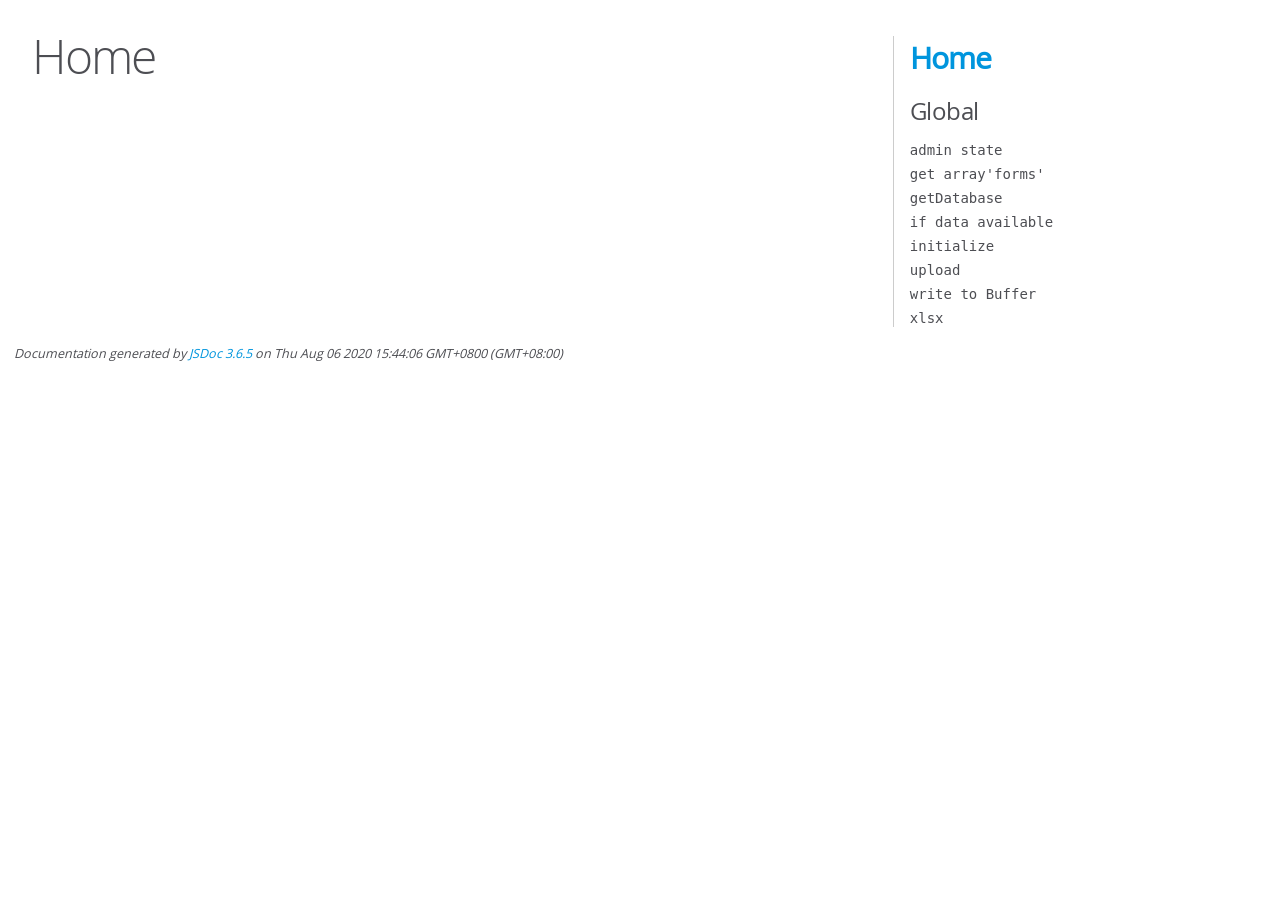
<file: hustau/cloudfunctions/exportXlsx/out/index.html>
<!DOCTYPE html>
<html lang="en">
<head>
    <meta charset="utf-8">
    <title>JSDoc: Home</title>

    <script src="scripts/prettify/prettify.js"> </script>
    <script src="scripts/prettify/lang-css.js"> </script>
    <!--[if lt IE 9]>
      <script src="//html5shiv.googlecode.com/svn/trunk/html5.js"></script>
    <![endif]-->
    <link type="text/css" rel="stylesheet" href="styles/prettify-tomorrow.css">
    <link type="text/css" rel="stylesheet" href="styles/jsdoc-default.css">
</head>

<body>

<div id="main">

    <h1 class="page-title">Home</h1>

    



    


    <h3> </h3>










    









</div>

<nav>
    <h2><a href="index.html">Home</a></h2><h3>Global</h3><ul><li><a href="global.html#adminstate">admin state</a></li><li><a href="global.html#getarray'forms'">get array'forms'</a></li><li><a href="global.html#getDatabase">getDatabase</a></li><li><a href="global.html#ifdataavailable">if data available</a></li><li><a href="global.html#initialize">initialize</a></li><li><a href="global.html#upload">upload</a></li><li><a href="global.html#writetoBuffer">write to Buffer</a></li><li><a href="global.html#xlsx">xlsx</a></li></ul>
</nav>

<br class="clear">

<footer>
    Documentation generated by <a href="https://github.com/jsdoc/jsdoc">JSDoc 3.6.5</a> on Thu Aug 06 2020 15:44:06 GMT+0800 (GMT+08:00)
</footer>

<script> prettyPrint(); </script>
<script src="scripts/linenumber.js"> </script>
</body>
</html>
</file>
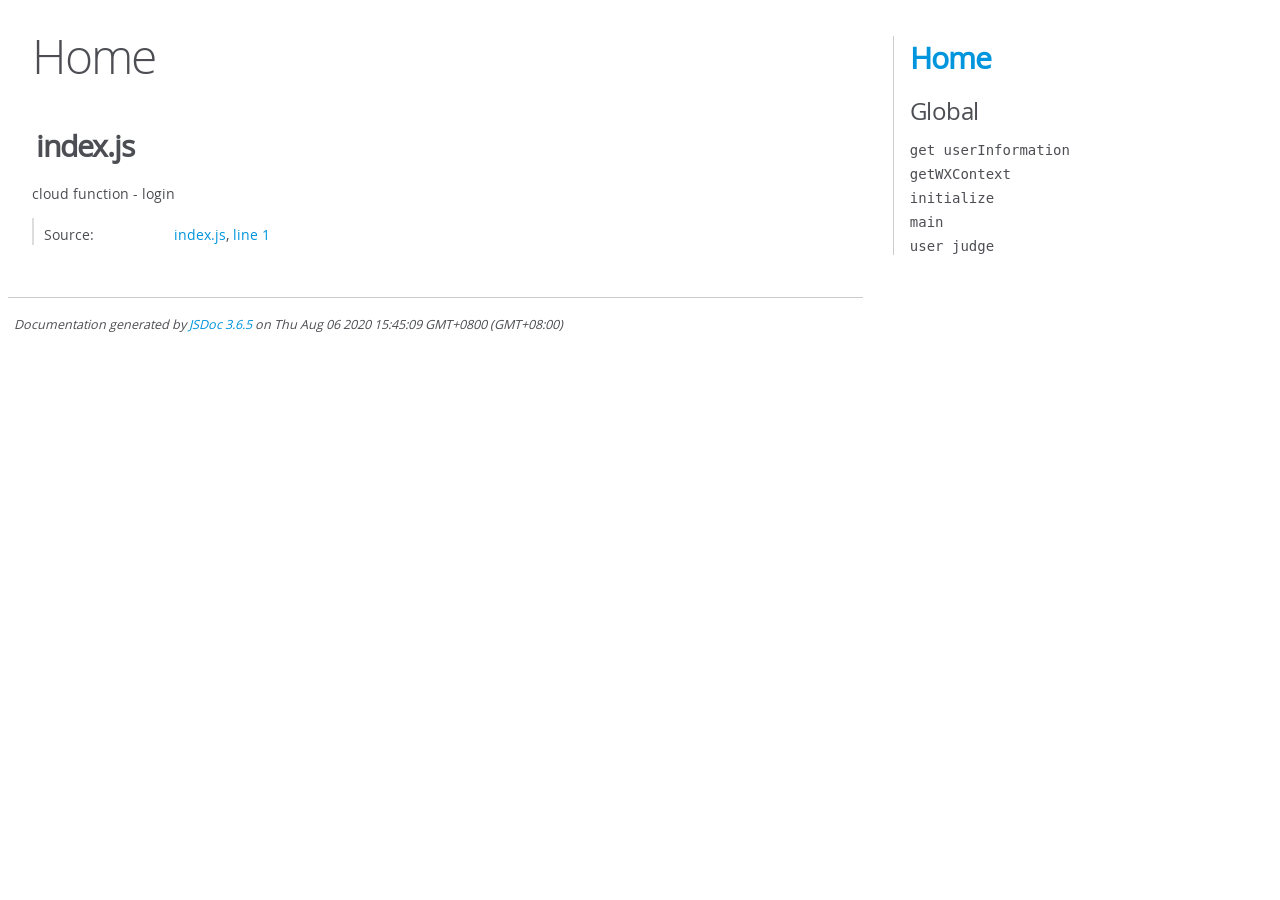
<file: hustau/cloudfunctions/login/out/index.html>
<!DOCTYPE html>
<html lang="en">
<head>
    <meta charset="utf-8">
    <title>JSDoc: Home</title>

    <script src="scripts/prettify/prettify.js"> </script>
    <script src="scripts/prettify/lang-css.js"> </script>
    <!--[if lt IE 9]>
      <script src="//html5shiv.googlecode.com/svn/trunk/html5.js"></script>
    <![endif]-->
    <link type="text/css" rel="stylesheet" href="styles/prettify-tomorrow.css">
    <link type="text/css" rel="stylesheet" href="styles/jsdoc-default.css">
</head>

<body>

<div id="main">

    <h1 class="page-title">Home</h1>

    



    


    <h3> </h3>










    












<section>

<header>
    
        <h2>index.js</h2>
        
    
</header>

<article>
    <div class="container-overview">
    
        
            <div class="description">cloud function - login</div>
        

        


<dl class="details">

    

    

    

    

    

    

    

    

    

    

    

    

    
    <dt class="tag-source">Source:</dt>
    <dd class="tag-source"><ul class="dummy"><li>
        <a href="index.js.html">index.js</a>, <a href="index.js.html#line1">line 1</a>
    </li></ul></dd>
    

    

    

    
</dl>


        
    
    </div>

    

    

    

    

    

    

    

    

    

    
</article>

</section>




</div>

<nav>
    <h2><a href="index.html">Home</a></h2><h3>Global</h3><ul><li><a href="global.html#getuserInformation">get userInformation</a></li><li><a href="global.html#getWXContext">getWXContext</a></li><li><a href="global.html#initialize">initialize</a></li><li><a href="global.html#main">main</a></li><li><a href="global.html#userjudge">user judge</a></li></ul>
</nav>

<br class="clear">

<footer>
    Documentation generated by <a href="https://github.com/jsdoc/jsdoc">JSDoc 3.6.5</a> on Thu Aug 06 2020 15:45:09 GMT+0800 (GMT+08:00)
</footer>

<script> prettyPrint(); </script>
<script src="scripts/linenumber.js"> </script>
</body>
</html>
</file>
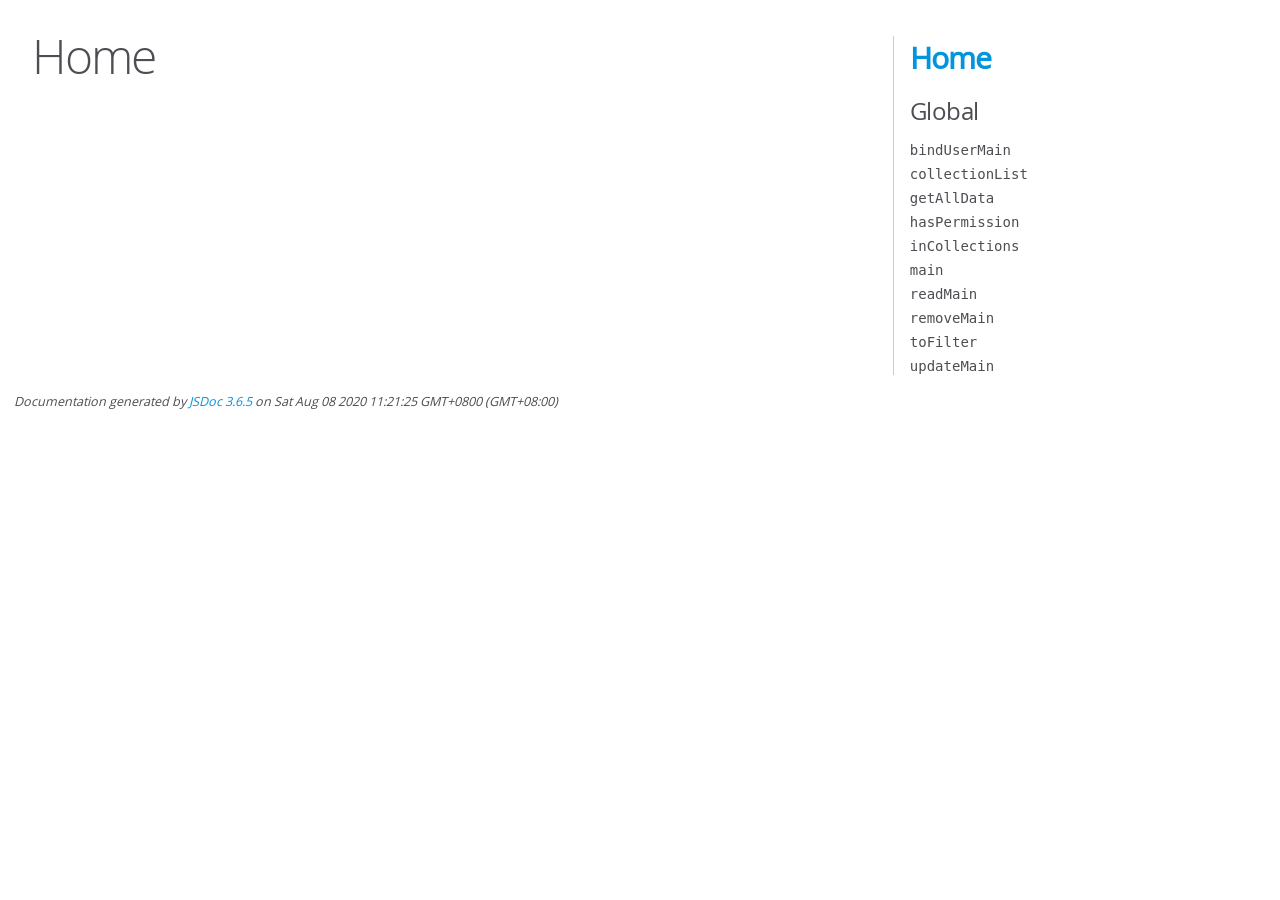
<file: hustau/cloudfunctions/operateForms/out/index.html>
<!DOCTYPE html>
<html lang="en">
<head>
    <meta charset="utf-8">
    <title>JSDoc: Home</title>

    <script src="scripts/prettify/prettify.js"> </script>
    <script src="scripts/prettify/lang-css.js"> </script>
    <!--[if lt IE 9]>
      <script src="//html5shiv.googlecode.com/svn/trunk/html5.js"></script>
    <![endif]-->
    <link type="text/css" rel="stylesheet" href="styles/prettify-tomorrow.css">
    <link type="text/css" rel="stylesheet" href="styles/jsdoc-default.css">
</head>

<body>

<div id="main">

    <h1 class="page-title">Home</h1>

    



    


    <h3> </h3>










    









</div>

<nav>
    <h2><a href="index.html">Home</a></h2><h3>Global</h3><ul><li><a href="global.html#bindUserMain">bindUserMain</a></li><li><a href="global.html#collectionList">collectionList</a></li><li><a href="global.html#getAllData">getAllData</a></li><li><a href="global.html#hasPermission">hasPermission</a></li><li><a href="global.html#inCollections">inCollections</a></li><li><a href="global.html#main">main</a></li><li><a href="global.html#readMain">readMain</a></li><li><a href="global.html#removeMain">removeMain</a></li><li><a href="global.html#toFilter">toFilter</a></li><li><a href="global.html#updateMain">updateMain</a></li></ul>
</nav>

<br class="clear">

<footer>
    Documentation generated by <a href="https://github.com/jsdoc/jsdoc">JSDoc 3.6.5</a> on Sat Aug 08 2020 11:21:25 GMT+0800 (GMT+08:00)
</footer>

<script> prettyPrint(); </script>
<script src="scripts/linenumber.js"> </script>
</body>
</html>
</file>
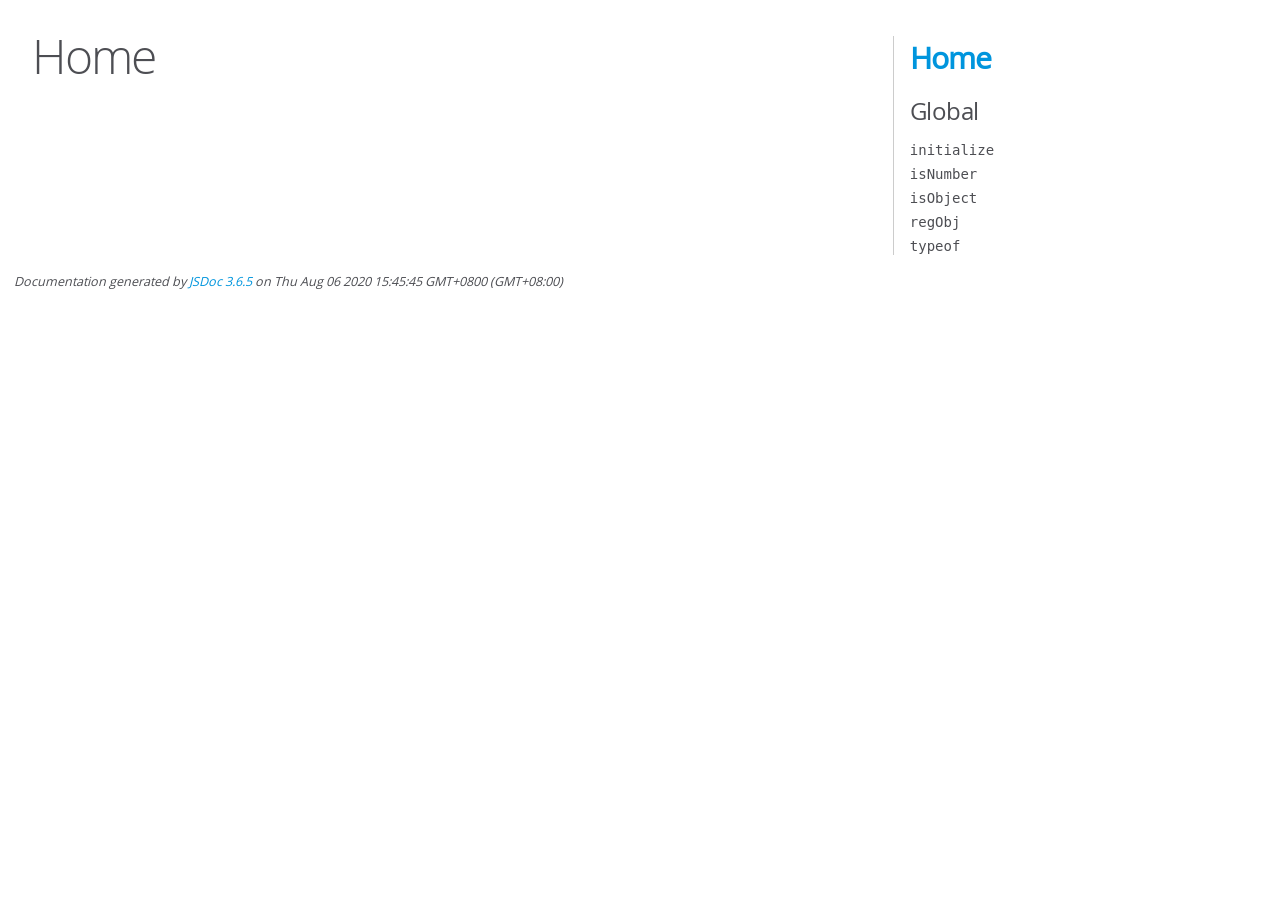
<file: hustau/cloudfunctions/updateApproval/out/index.html>
<!DOCTYPE html>
<html lang="en">
<head>
    <meta charset="utf-8">
    <title>JSDoc: Home</title>

    <script src="scripts/prettify/prettify.js"> </script>
    <script src="scripts/prettify/lang-css.js"> </script>
    <!--[if lt IE 9]>
      <script src="//html5shiv.googlecode.com/svn/trunk/html5.js"></script>
    <![endif]-->
    <link type="text/css" rel="stylesheet" href="styles/prettify-tomorrow.css">
    <link type="text/css" rel="stylesheet" href="styles/jsdoc-default.css">
</head>

<body>

<div id="main">

    <h1 class="page-title">Home</h1>

    



    


    <h3> </h3>










    









</div>

<nav>
    <h2><a href="index.html">Home</a></h2><h3>Global</h3><ul><li><a href="global.html#initialize">initialize</a></li><li><a href="global.html#isNumber">isNumber</a></li><li><a href="global.html#isObject">isObject</a></li><li><a href="global.html#regObj">regObj</a></li><li><a href="global.html#typeof">typeof</a></li></ul>
</nav>

<br class="clear">

<footer>
    Documentation generated by <a href="https://github.com/jsdoc/jsdoc">JSDoc 3.6.5</a> on Thu Aug 06 2020 15:45:45 GMT+0800 (GMT+08:00)
</footer>

<script> prettyPrint(); </script>
<script src="scripts/linenumber.js"> </script>
</body>
</html>
</file>
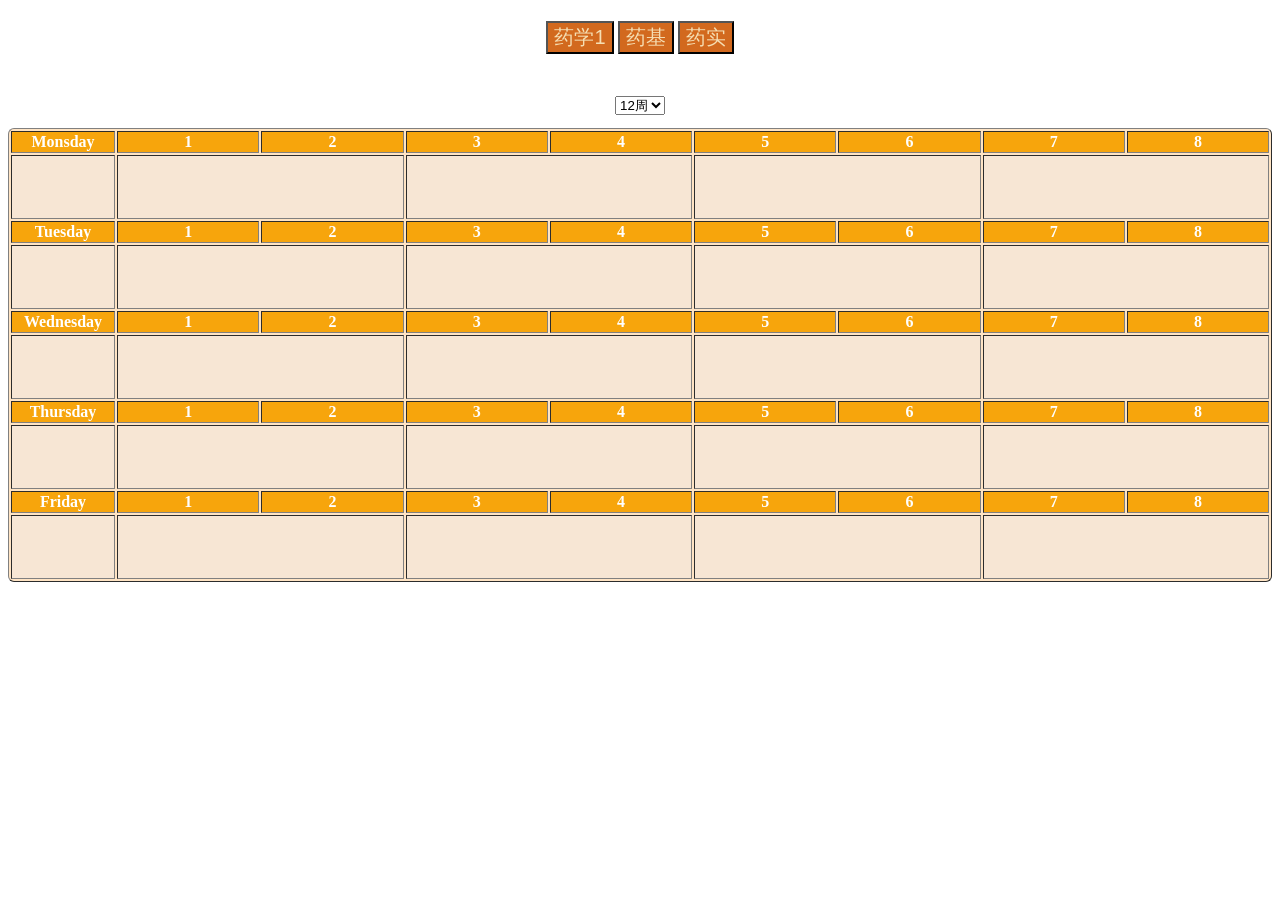
<file: class.html>
<!DOCTYPE html>
<html>
    <script src="jquery-3.3.1.min.js"></script>
    <script src="classjs.js"></script>
    <link rel="stylesheet" type="text/css" href="classcs.css">
    <head>
        <meta charset="utf-8">
    </head>
    <body>
        <div id="choices">
            <button id="1">药学1</button>
            <button id="2">药基</button>
            <button id="3">药实</button>
        </div>
        <div id="weekchoice">
            <form action="">
                <select id="week"name="chooce week">
                    <option value="two" selected>12周</option>
                    <option value="three">13周</option>
                    <option value="four">14周</option>
                    <option value="five">15周</option>
                    <option value="six">16周</option>
                    <option value="seven">17周</output>
                </select>
            </form>
        </div>
        <table border="class">
            <tr><th>Monsday</th><th>1</th><th>2</th><th>3</th><th>4</th><th>5</th><th>6</th><th>7</th><th>8</th></tr>
            <tr id="monday">
                <td>&nbsp;</td>
                <td colspan="2" id="mon1"></td>
                <td colspan="2" id="mon2"></td>
                <td colspan="2" id="mon3"></td>
                <td colspan="2" id="mon4"></td>
            </tr>
            <tr><th>Tuesday</th><th>1</th><th>2</th><th>3</th><th>4</th><th>5</th><th>6</th><th>7</th><th>8</th></tr>
            <tr id="tuesday">    
                <td>&nbsp;</td>
                <td colspan="2" id="tue1"></td>
                <td colspan="2" id="tue2"></td>
                <td colspan="2" id="tue3"></td>
                <td colspan="2" id="tue4"></td>
            </tr>
            <tr><th>Wednesday</th><th>1</th><th>2</th><th>3</th><th>4</th><th>5</th><th>6</th><th>7</th><th>8</th></tr>
            <tr id="wednesday">    
                <td>&nbsp;</td>
                <td colspan="2" id="wed1"></td>
                <td colspan="2" id="wed2"></td>
                <td colspan="2" id="wed3"></td>
                <td colspan="2" id="wed4"></td>
            </tr>    
            <tr><th>Thursday</th><th>1</th><th>2</th><th>3</th><th>4</th><th>5</th><th>6</th><th>7</th><th>8</th></tr>
            <tr id="thursday">
                <td>&nbsp;</td>
                <td colspan="2" id="thu1"></td>
                <td colspan="2" id="thu2"></td>
                <td colspan="2" id="thu3"></td>
                <td colspan="2" id="thu4"></td>
            </tr>
            <tr><th>Friday</th><th>1</th><th>2</th><th>3</th><th>4</th><th>5</th><th>6</th><th>7</th><th>8</th></tr>
            <tr id="friday">
                <td>&nbsp;</td>
                <td colspan="2" id="fri1"></td>
                <td colspan="2" id="fri2"></td>
                <td colspan="2" id="fri3"></td>
                <td colspan="2" id="fri4"></td> 
            </tr>
        </table>
    </body>
</html>
</file>
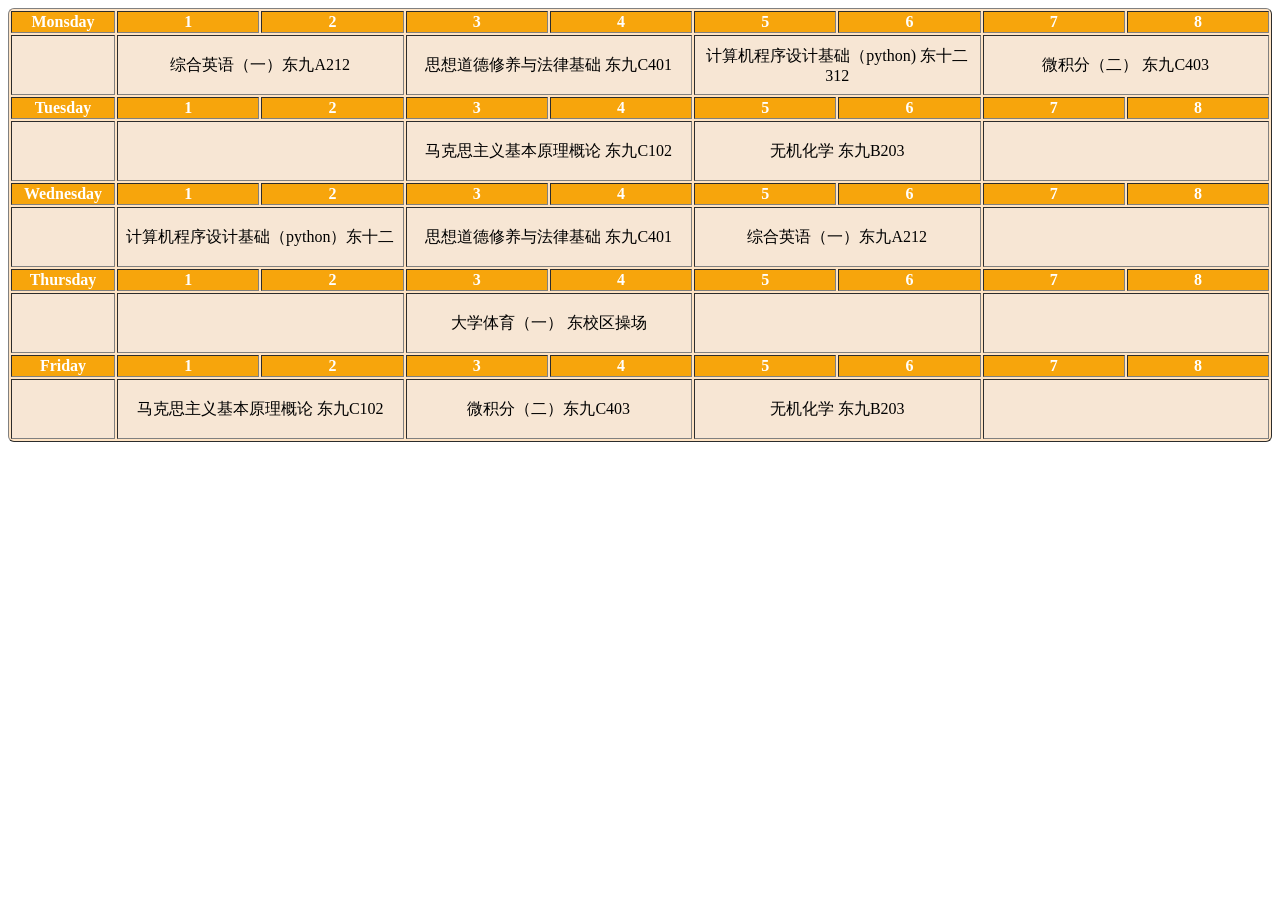
<file: 课表.html>
<html>
<style>
    table {text-align:center;background-color: bisque;width: 100%;border-radius: 6px}
    td {height: 60px;background-color: rgb(247, 230, 212);color:black;width: 100px}
    th {background-color: rgb(247, 165, 12);color: white}
</style>    
<body>
    <meta http-equiv="Content-Type" content="text/html; charset=utf-8" />
    <table border="class">
    <tr>
        <th>Monsday</th><th>1</th><th>2</th><th>3</th><th>4</th><th>5</th><th>6</th><th>7</th><th>8</th>
    </tr>
    <tr>
        <td>&nbsp;</td>
        <td colspan="2">综合英语（一）东九A212</td>
        <td colspan="2">思想道德修养与法律基础 东九C401</td>
        <td colspan="2">计算机程序设计基础（python) 东十二312</td>
        <td colspan="2">微积分（二） 东九C403</td>
    </tr>
    <tr>
        <th>Tuesday</th><th>1</th><th>2</th><th>3</th><th>4</th><th>5</th><th>6</th><th>7</th><th>8</th>
    </tr>
    <tr>    
        <td>&nbsp;</td>
        <td colspan="2">&nbsp;</td>
        <td colspan="2">马克思主义基本原理概论 东九C102</td>
        <td colspan="2">无机化学 东九B203</td>
        <td colspan="2">&nbsp;</td>
    </tr>
    <tr>
        <th>Wednesday</th><th>1</th><th>2</th><th>3</th><th>4</th><th>5</th><th>6</th><th>7</th><th>8</th>
    </tr>
    <tr>    
        <td>&nbsp;</td>
        <td colspan="2">计算机程序设计基础（python）东十二</td>
        <td colspan="2">思想道德修养与法律基础 东九C401</td>
        <td colspan="2">综合英语（一）东九A212</td>
        <td colspan="2">&nbsp;</td>
    </tr>    
    <tr>
        <th>Thursday</th><th>1</th><th>2</th><th>3</th><th>4</th><th>5</th><th>6</th><th>7</th><th>8</th>
    </tr>
    <tr>
        <td>&nbsp;</td>
        <td colspan="2">&nbsp;</td>
        <td colspan="2">大学体育（一） 东校区操场</td>
        <td colspan="2">&nbsp;</td>
        <td colspan="2">&nbsp;</td>
    </tr>
    <tr>
        <th>Friday</th><th>1</th><th>2</th><th>3</th><th>4</th><th>5</th><th>6</th><th>7</th><th>8</th>
    </tr>
    <tr>
        <td>&nbsp;</td>
        <td colspan="2">马克思主义基本原理概论 东九C102</td>
        <td colspan="2">微积分（二）东九C403</td>
        <td colspan="2">无机化学 东九B203</td>
        <td colspan="2">&nbsp;</td> 
    </tr>
</table>
</body>
</html>
</file>
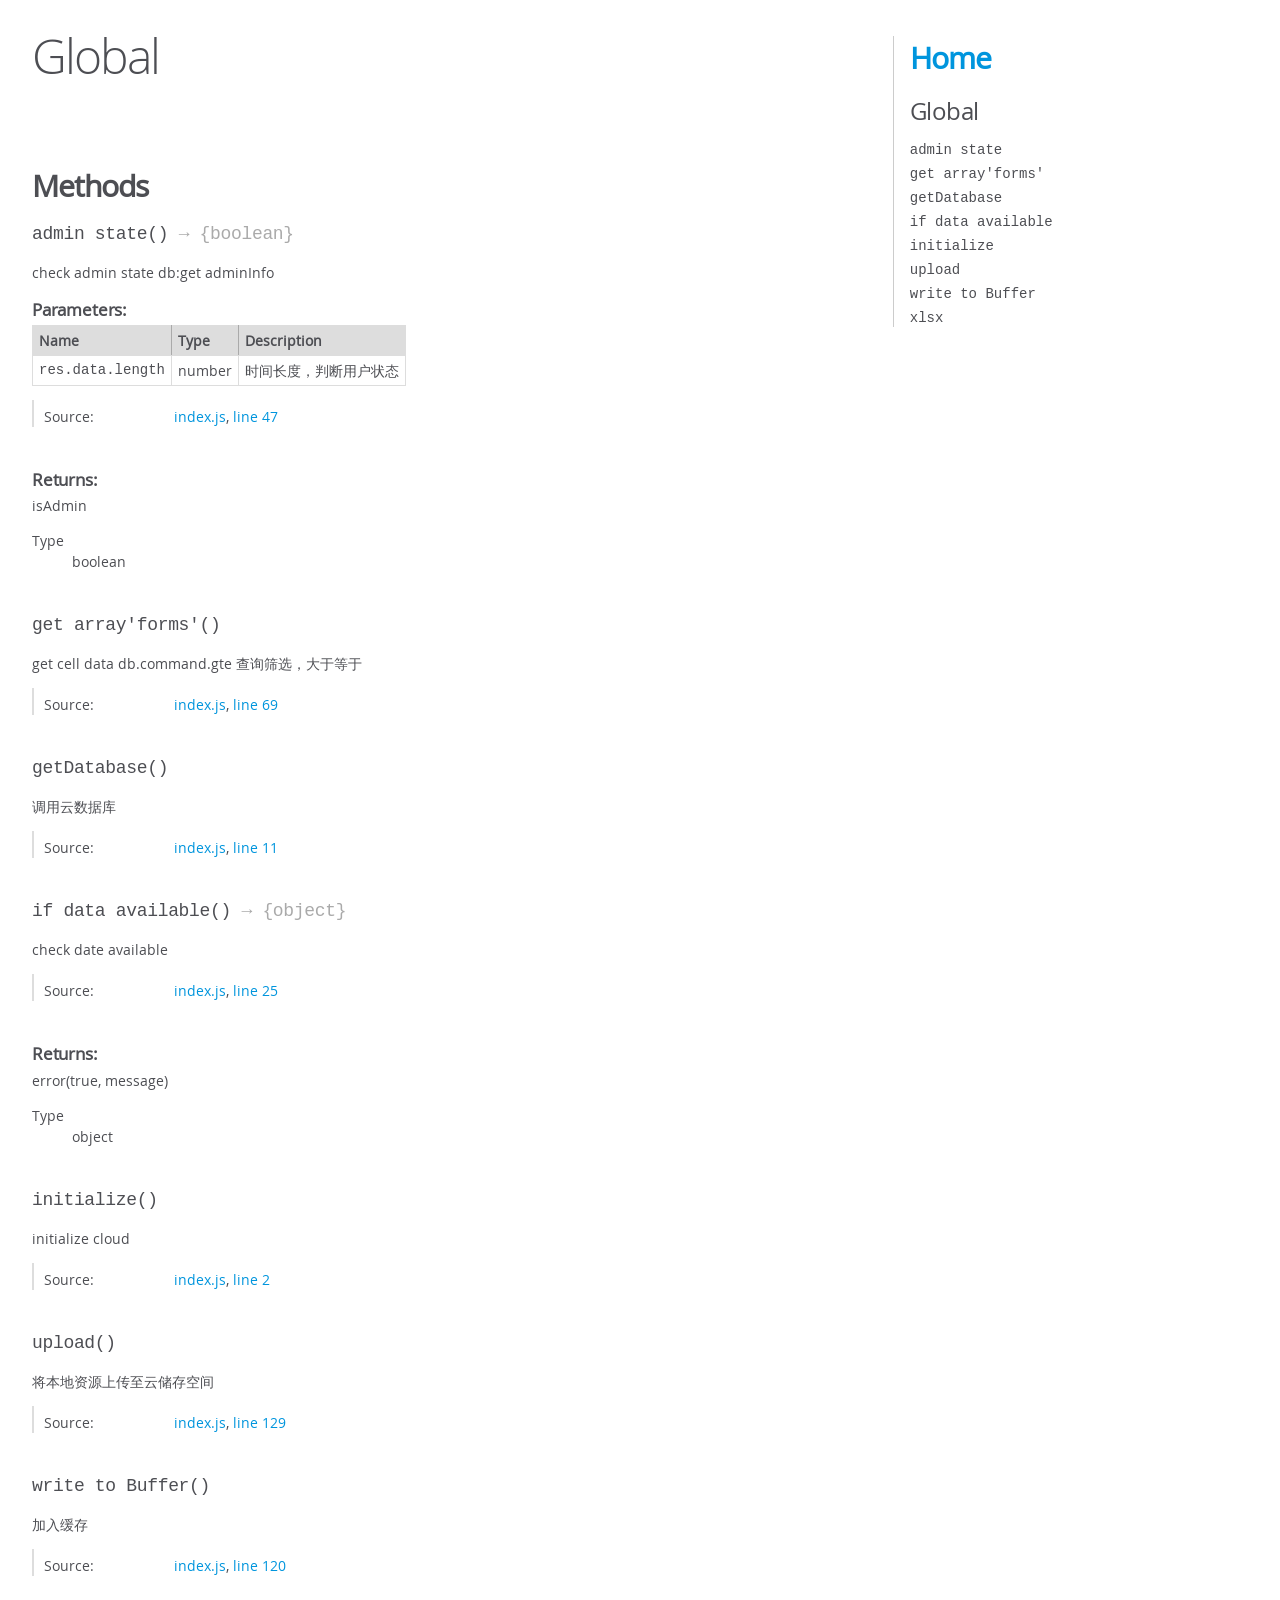
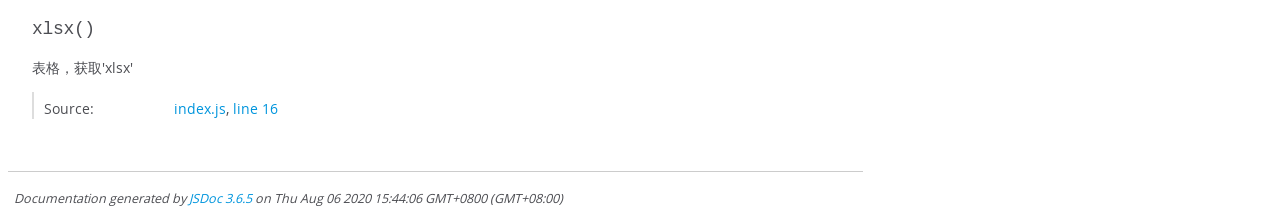
<file: hustau/cloudfunctions/exportXlsx/out/global.html>
<!DOCTYPE html>
<html lang="en">
<head>
    <meta charset="utf-8">
    <title>JSDoc: Global</title>

    <script src="scripts/prettify/prettify.js"> </script>
    <script src="scripts/prettify/lang-css.js"> </script>
    <!--[if lt IE 9]>
      <script src="//html5shiv.googlecode.com/svn/trunk/html5.js"></script>
    <![endif]-->
    <link type="text/css" rel="stylesheet" href="styles/prettify-tomorrow.css">
    <link type="text/css" rel="stylesheet" href="styles/jsdoc-default.css">
</head>

<body>

<div id="main">

    <h1 class="page-title">Global</h1>

    




<section>

<header>
    
        <h2></h2>
        
    
</header>

<article>
    <div class="container-overview">
    
        

        


<dl class="details">

    

    

    

    

    

    

    

    

    

    

    

    

    

    

    

    
</dl>


        
    
    </div>

    

    

    

    

    

    

    

    
        <h3 class="subsection-title">Methods</h3>

        
            

    

    
    <h4 class="name" id="adminstate"><span class="type-signature"></span>admin state<span class="signature">()</span><span class="type-signature"> &rarr; {boolean}</span></h4>
    

    



<div class="description">
    check admin state
db:get adminInfo
</div>









    <h5>Parameters:</h5>
    

<table class="params">
    <thead>
    <tr>
        
        <th>Name</th>
        

        <th>Type</th>

        

        

        <th class="last">Description</th>
    </tr>
    </thead>

    <tbody>
    

        <tr>
            
                <td class="name"><code>res.data.length</code></td>
            

            <td class="type">
            
                
<span class="param-type">number</span>


            
            </td>

            

            

            <td class="description last">时间长度，判断用户状态</td>
        </tr>

    
    </tbody>
</table>






<dl class="details">

    

    

    

    

    

    

    

    

    

    

    

    

    
    <dt class="tag-source">Source:</dt>
    <dd class="tag-source"><ul class="dummy"><li>
        <a href="index.js.html">index.js</a>, <a href="index.js.html#line47">line 47</a>
    </li></ul></dd>
    

    

    

    
</dl>















<h5>Returns:</h5>

        
<div class="param-desc">
    isAdmin
</div>



<dl>
    <dt>
        Type
    </dt>
    <dd>
        
<span class="param-type">boolean</span>


    </dd>
</dl>

    





        
            

    

    
    <h4 class="name" id="getarray'forms'"><span class="type-signature"></span>get array'forms'<span class="signature">()</span><span class="type-signature"></span></h4>
    

    



<div class="description">
    get cell data
db.command.gte 查询筛选，大于等于
</div>













<dl class="details">

    

    

    

    

    

    

    

    

    

    

    

    

    
    <dt class="tag-source">Source:</dt>
    <dd class="tag-source"><ul class="dummy"><li>
        <a href="index.js.html">index.js</a>, <a href="index.js.html#line69">line 69</a>
    </li></ul></dd>
    

    

    

    
</dl>




















        
            

    

    
    <h4 class="name" id="getDatabase"><span class="type-signature"></span>getDatabase<span class="signature">()</span><span class="type-signature"></span></h4>
    

    



<div class="description">
    调用云数据库
</div>













<dl class="details">

    

    

    

    

    

    

    

    

    

    

    

    

    
    <dt class="tag-source">Source:</dt>
    <dd class="tag-source"><ul class="dummy"><li>
        <a href="index.js.html">index.js</a>, <a href="index.js.html#line11">line 11</a>
    </li></ul></dd>
    

    

    

    
</dl>




















        
            

    

    
    <h4 class="name" id="ifdataavailable"><span class="type-signature"></span>if data available<span class="signature">()</span><span class="type-signature"> &rarr; {object}</span></h4>
    

    



<div class="description">
    check date available
</div>













<dl class="details">

    

    

    

    

    

    

    

    

    

    

    

    

    
    <dt class="tag-source">Source:</dt>
    <dd class="tag-source"><ul class="dummy"><li>
        <a href="index.js.html">index.js</a>, <a href="index.js.html#line25">line 25</a>
    </li></ul></dd>
    

    

    

    
</dl>















<h5>Returns:</h5>

        
<div class="param-desc">
    error(true, message)
</div>



<dl>
    <dt>
        Type
    </dt>
    <dd>
        
<span class="param-type">object</span>


    </dd>
</dl>

    





        
            

    

    
    <h4 class="name" id="initialize"><span class="type-signature"></span>initialize<span class="signature">()</span><span class="type-signature"></span></h4>
    

    



<div class="description">
    initialize cloud
</div>













<dl class="details">

    

    

    

    

    

    

    

    

    

    

    

    

    
    <dt class="tag-source">Source:</dt>
    <dd class="tag-source"><ul class="dummy"><li>
        <a href="index.js.html">index.js</a>, <a href="index.js.html#line2">line 2</a>
    </li></ul></dd>
    

    

    

    
</dl>




















        
            

    

    
    <h4 class="name" id="upload"><span class="type-signature"></span>upload<span class="signature">()</span><span class="type-signature"></span></h4>
    

    



<div class="description">
    将本地资源上传至云储存空间
</div>













<dl class="details">

    

    

    

    

    

    

    

    

    

    

    

    

    
    <dt class="tag-source">Source:</dt>
    <dd class="tag-source"><ul class="dummy"><li>
        <a href="index.js.html">index.js</a>, <a href="index.js.html#line129">line 129</a>
    </li></ul></dd>
    

    

    

    
</dl>




















        
            

    

    
    <h4 class="name" id="writetoBuffer"><span class="type-signature"></span>write to Buffer<span class="signature">()</span><span class="type-signature"></span></h4>
    

    



<div class="description">
    加入缓存
</div>













<dl class="details">

    

    

    

    

    

    

    

    

    

    

    

    

    
    <dt class="tag-source">Source:</dt>
    <dd class="tag-source"><ul class="dummy"><li>
        <a href="index.js.html">index.js</a>, <a href="index.js.html#line120">line 120</a>
    </li></ul></dd>
    

    

    

    
</dl>




















        
            

    

    
    <h4 class="name" id="xlsx"><span class="type-signature"></span>xlsx<span class="signature">()</span><span class="type-signature"></span></h4>
    

    



<div class="description">
    表格，获取'xlsx'
</div>













<dl class="details">

    

    

    

    

    

    

    

    

    

    

    

    

    
    <dt class="tag-source">Source:</dt>
    <dd class="tag-source"><ul class="dummy"><li>
        <a href="index.js.html">index.js</a>, <a href="index.js.html#line16">line 16</a>
    </li></ul></dd>
    

    

    

    
</dl>




















        
    

    

    
</article>

</section>




</div>

<nav>
    <h2><a href="index.html">Home</a></h2><h3>Global</h3><ul><li><a href="global.html#adminstate">admin state</a></li><li><a href="global.html#getarray'forms'">get array'forms'</a></li><li><a href="global.html#getDatabase">getDatabase</a></li><li><a href="global.html#ifdataavailable">if data available</a></li><li><a href="global.html#initialize">initialize</a></li><li><a href="global.html#upload">upload</a></li><li><a href="global.html#writetoBuffer">write to Buffer</a></li><li><a href="global.html#xlsx">xlsx</a></li></ul>
</nav>

<br class="clear">

<footer>
    Documentation generated by <a href="https://github.com/jsdoc/jsdoc">JSDoc 3.6.5</a> on Thu Aug 06 2020 15:44:06 GMT+0800 (GMT+08:00)
</footer>

<script> prettyPrint(); </script>
<script src="scripts/linenumber.js"> </script>
</body>
</html>
</file>
<file: hustau/cloudfunctions/exportXlsx/out/styles/prettify-tomorrow.css>
/* Tomorrow Theme */
/* Original theme - https://github.com/chriskempson/tomorrow-theme */
/* Pretty printing styles. Used with prettify.js. */
/* SPAN elements with the classes below are added by prettyprint. */
/* plain text */
.pln {
  color: #4d4d4c; }

@media screen {
  /* string content */
  .str {
    color: #718c00; }

  /* a keyword */
  .kwd {
    color: #8959a8; }

  /* a comment */
  .com {
    color: #8e908c; }

  /* a type name */
  .typ {
    color: #4271ae; }

  /* a literal value */
  .lit {
    color: #f5871f; }

  /* punctuation */
  .pun {
    color: #4d4d4c; }

  /* lisp open bracket */
  .opn {
    color: #4d4d4c; }

  /* lisp close bracket */
  .clo {
    color: #4d4d4c; }

  /* a markup tag name */
  .tag {
    color: #c82829; }

  /* a markup attribute name */
  .atn {
    color: #f5871f; }

  /* a markup attribute value */
  .atv {
    color: #3e999f; }

  /* a declaration */
  .dec {
    color: #f5871f; }

  /* a variable name */
  .var {
    color: #c82829; }

  /* a function name */
  .fun {
    color: #4271ae; } }
/* Use higher contrast and text-weight for printable form. */
@media print, projection {
  .str {
    color: #060; }

  .kwd {
    color: #006;
    font-weight: bold; }

  .com {
    color: #600;
    font-style: italic; }

  .typ {
    color: #404;
    font-weight: bold; }

  .lit {
    color: #044; }

  .pun, .opn, .clo {
    color: #440; }

  .tag {
    color: #006;
    font-weight: bold; }

  .atn {
    color: #404; }

  .atv {
    color: #060; } }
/* Style */
/*
pre.prettyprint {
  background: white;
  font-family: Consolas, Monaco, 'Andale Mono', monospace;
  font-size: 12px;
  line-height: 1.5;
  border: 1px solid #ccc;
  padding: 10px; }
*/

/* Specify class=linenums on a pre to get line numbering */
ol.linenums {
  margin-top: 0;
  margin-bottom: 0; }

/* IE indents via margin-left */
li.L0,
li.L1,
li.L2,
li.L3,
li.L4,
li.L5,
li.L6,
li.L7,
li.L8,
li.L9 {
  /* */ }

/* Alternate shading for lines */
li.L1,
li.L3,
li.L5,
li.L7,
li.L9 {
  /* */ }
</file>
<file: hustau/cloudfunctions/exportXlsx/out/styles/jsdoc-default.css>
@font-face {
    font-family: 'Open Sans';
    font-weight: normal;
    font-style: normal;
    src: url('../fonts/OpenSans-Regular-webfont.eot');
    src:
        local('Open Sans'),
        local('OpenSans'),
        url('../fonts/OpenSans-Regular-webfont.eot?#iefix') format('embedded-opentype'),
        url('../fonts/OpenSans-Regular-webfont.woff') format('woff'),
        url('../fonts/OpenSans-Regular-webfont.svg#open_sansregular') format('svg');
}

@font-face {
    font-family: 'Open Sans Light';
    font-weight: normal;
    font-style: normal;
    src: url('../fonts/OpenSans-Light-webfont.eot');
    src:
        local('Open Sans Light'),
        local('OpenSans Light'),
        url('../fonts/OpenSans-Light-webfont.eot?#iefix') format('embedded-opentype'),
        url('../fonts/OpenSans-Light-webfont.woff') format('woff'),
        url('../fonts/OpenSans-Light-webfont.svg#open_sanslight') format('svg');
}

html
{
    overflow: auto;
    background-color: #fff;
    font-size: 14px;
}

body
{
    font-family: 'Open Sans', sans-serif;
    line-height: 1.5;
    color: #4d4e53;
    background-color: white;
}

a, a:visited, a:active {
    color: #0095dd;
    text-decoration: none;
}

a:hover {
    text-decoration: underline;
}

header
{
    display: block;
    padding: 0px 4px;
}

tt, code, kbd, samp {
    font-family: Consolas, Monaco, 'Andale Mono', monospace;
}

.class-description {
    font-size: 130%;
    line-height: 140%;
    margin-bottom: 1em;
    margin-top: 1em;
}

.class-description:empty {
    margin: 0;
}

#main {
    float: left;
    width: 70%;
}

article dl {
    margin-bottom: 40px;
}

article img {
  max-width: 100%;
}

section
{
    display: block;
    background-color: #fff;
    padding: 12px 24px;
    border-bottom: 1px solid #ccc;
    margin-right: 30px;
}

.variation {
    display: none;
}

.signature-attributes {
    font-size: 60%;
    color: #aaa;
    font-style: italic;
    font-weight: lighter;
}

nav
{
    display: block;
    float: right;
    margin-top: 28px;
    width: 30%;
    box-sizing: border-box;
    border-left: 1px solid #ccc;
    padding-left: 16px;
}

nav ul {
    font-family: 'Lucida Grande', 'Lucida Sans Unicode', arial, sans-serif;
    font-size: 100%;
    line-height: 17px;
    padding: 0;
    margin: 0;
    list-style-type: none;
}

nav ul a, nav ul a:visited, nav ul a:active {
    font-family: Consolas, Monaco, 'Andale Mono', monospace;
    line-height: 18px;
    color: #4D4E53;
}

nav h3 {
    margin-top: 12px;
}

nav li {
    margin-top: 6px;
}

footer {
    display: block;
    padding: 6px;
    margin-top: 12px;
    font-style: italic;
    font-size: 90%;
}

h1, h2, h3, h4 {
    font-weight: 200;
    margin: 0;
}

h1
{
    font-family: 'Open Sans Light', sans-serif;
    font-size: 48px;
    letter-spacing: -2px;
    margin: 12px 24px 20px;
}

h2, h3.subsection-title
{
    font-size: 30px;
    font-weight: 700;
    letter-spacing: -1px;
    margin-bottom: 12px;
}

h3
{
    font-size: 24px;
    letter-spacing: -0.5px;
    margin-bottom: 12px;
}

h4
{
    font-size: 18px;
    letter-spacing: -0.33px;
    margin-bottom: 12px;
    color: #4d4e53;
}

h5, .container-overview .subsection-title
{
    font-size: 120%;
    font-weight: bold;
    letter-spacing: -0.01em;
    margin: 8px 0 3px 0;
}

h6
{
    font-size: 100%;
    letter-spacing: -0.01em;
    margin: 6px 0 3px 0;
    font-style: italic;
}

table
{
    border-spacing: 0;
    border: 0;
    border-collapse: collapse;
}

td, th
{
    border: 1px solid #ddd;
    margin: 0px;
    text-align: left;
    vertical-align: top;
    padding: 4px 6px;
    display: table-cell;
}

thead tr
{
    background-color: #ddd;
    font-weight: bold;
}

th { border-right: 1px solid #aaa; }
tr > th:last-child { border-right: 1px solid #ddd; }

.ancestors, .attribs { color: #999; }
.ancestors a, .attribs a
{
    color: #999 !important;
    text-decoration: none;
}

.clear
{
    clear: both;
}

.important
{
    font-weight: bold;
    color: #950B02;
}

.yes-def {
    text-indent: -1000px;
}

.type-signature {
    color: #aaa;
}

.name, .signature {
    font-family: Consolas, Monaco, 'Andale Mono', monospace;
}

.details { margin-top: 14px; border-left: 2px solid #DDD; }
.details dt { width: 120px; float: left; padding-left: 10px;  padding-top: 6px; }
.details dd { margin-left: 70px; }
.details ul { margin: 0; }
.details ul { list-style-type: none; }
.details li { margin-left: 30px; padding-top: 6px; }
.details pre.prettyprint { margin: 0 }
.details .object-value { padding-top: 0; }

.description {
    margin-bottom: 1em;
    margin-top: 1em;
}

.code-caption
{
    font-style: italic;
    font-size: 107%;
    margin: 0;
}

.source
{
    border: 1px solid #ddd;
    width: 80%;
    overflow: auto;
}

.prettyprint.source {
    width: inherit;
}

.source code
{
    font-size: 100%;
    line-height: 18px;
    display: block;
    padding: 4px 12px;
    margin: 0;
    background-color: #fff;
    color: #4D4E53;
}

.prettyprint code span.line
{
  display: inline-block;
}

.prettyprint.linenums
{
  padding-left: 70px;
  -webkit-user-select: none;
  -moz-user-select: none;
  -ms-user-select: none;
  user-select: none;
}

.prettyprint.linenums ol
{
  padding-left: 0;
}

.prettyprint.linenums li
{
  border-left: 3px #ddd solid;
}

.prettyprint.linenums li.selected,
.prettyprint.linenums li.selected *
{
  background-color: lightyellow;
}

.prettyprint.linenums li *
{
  -webkit-user-select: text;
  -moz-user-select: text;
  -ms-user-select: text;
  user-select: text;
}

.params .name, .props .name, .name code {
    color: #4D4E53;
    font-family: Consolas, Monaco, 'Andale Mono', monospace;
    font-size: 100%;
}

.params td.description > p:first-child,
.props td.description > p:first-child
{
    margin-top: 0;
    padding-top: 0;
}

.params td.description > p:last-child,
.props td.description > p:last-child
{
    margin-bottom: 0;
    padding-bottom: 0;
}

.disabled {
    color: #454545;
}
</file>
<file: hustau/cloudfunctions/login/out/styles/prettify-tomorrow.css>
/* Tomorrow Theme */
/* Original theme - https://github.com/chriskempson/tomorrow-theme */
/* Pretty printing styles. Used with prettify.js. */
/* SPAN elements with the classes below are added by prettyprint. */
/* plain text */
.pln {
  color: #4d4d4c; }

@media screen {
  /* string content */
  .str {
    color: #718c00; }

  /* a keyword */
  .kwd {
    color: #8959a8; }

  /* a comment */
  .com {
    color: #8e908c; }

  /* a type name */
  .typ {
    color: #4271ae; }

  /* a literal value */
  .lit {
    color: #f5871f; }

  /* punctuation */
  .pun {
    color: #4d4d4c; }

  /* lisp open bracket */
  .opn {
    color: #4d4d4c; }

  /* lisp close bracket */
  .clo {
    color: #4d4d4c; }

  /* a markup tag name */
  .tag {
    color: #c82829; }

  /* a markup attribute name */
  .atn {
    color: #f5871f; }

  /* a markup attribute value */
  .atv {
    color: #3e999f; }

  /* a declaration */
  .dec {
    color: #f5871f; }

  /* a variable name */
  .var {
    color: #c82829; }

  /* a function name */
  .fun {
    color: #4271ae; } }
/* Use higher contrast and text-weight for printable form. */
@media print, projection {
  .str {
    color: #060; }

  .kwd {
    color: #006;
    font-weight: bold; }

  .com {
    color: #600;
    font-style: italic; }

  .typ {
    color: #404;
    font-weight: bold; }

  .lit {
    color: #044; }

  .pun, .opn, .clo {
    color: #440; }

  .tag {
    color: #006;
    font-weight: bold; }

  .atn {
    color: #404; }

  .atv {
    color: #060; } }
/* Style */
/*
pre.prettyprint {
  background: white;
  font-family: Consolas, Monaco, 'Andale Mono', monospace;
  font-size: 12px;
  line-height: 1.5;
  border: 1px solid #ccc;
  padding: 10px; }
*/

/* Specify class=linenums on a pre to get line numbering */
ol.linenums {
  margin-top: 0;
  margin-bottom: 0; }

/* IE indents via margin-left */
li.L0,
li.L1,
li.L2,
li.L3,
li.L4,
li.L5,
li.L6,
li.L7,
li.L8,
li.L9 {
  /* */ }

/* Alternate shading for lines */
li.L1,
li.L3,
li.L5,
li.L7,
li.L9 {
  /* */ }
</file>
<file: hustau/cloudfunctions/login/out/styles/jsdoc-default.css>
@font-face {
    font-family: 'Open Sans';
    font-weight: normal;
    font-style: normal;
    src: url('../fonts/OpenSans-Regular-webfont.eot');
    src:
        local('Open Sans'),
        local('OpenSans'),
        url('../fonts/OpenSans-Regular-webfont.eot?#iefix') format('embedded-opentype'),
        url('../fonts/OpenSans-Regular-webfont.woff') format('woff'),
        url('../fonts/OpenSans-Regular-webfont.svg#open_sansregular') format('svg');
}

@font-face {
    font-family: 'Open Sans Light';
    font-weight: normal;
    font-style: normal;
    src: url('../fonts/OpenSans-Light-webfont.eot');
    src:
        local('Open Sans Light'),
        local('OpenSans Light'),
        url('../fonts/OpenSans-Light-webfont.eot?#iefix') format('embedded-opentype'),
        url('../fonts/OpenSans-Light-webfont.woff') format('woff'),
        url('../fonts/OpenSans-Light-webfont.svg#open_sanslight') format('svg');
}

html
{
    overflow: auto;
    background-color: #fff;
    font-size: 14px;
}

body
{
    font-family: 'Open Sans', sans-serif;
    line-height: 1.5;
    color: #4d4e53;
    background-color: white;
}

a, a:visited, a:active {
    color: #0095dd;
    text-decoration: none;
}

a:hover {
    text-decoration: underline;
}

header
{
    display: block;
    padding: 0px 4px;
}

tt, code, kbd, samp {
    font-family: Consolas, Monaco, 'Andale Mono', monospace;
}

.class-description {
    font-size: 130%;
    line-height: 140%;
    margin-bottom: 1em;
    margin-top: 1em;
}

.class-description:empty {
    margin: 0;
}

#main {
    float: left;
    width: 70%;
}

article dl {
    margin-bottom: 40px;
}

article img {
  max-width: 100%;
}

section
{
    display: block;
    background-color: #fff;
    padding: 12px 24px;
    border-bottom: 1px solid #ccc;
    margin-right: 30px;
}

.variation {
    display: none;
}

.signature-attributes {
    font-size: 60%;
    color: #aaa;
    font-style: italic;
    font-weight: lighter;
}

nav
{
    display: block;
    float: right;
    margin-top: 28px;
    width: 30%;
    box-sizing: border-box;
    border-left: 1px solid #ccc;
    padding-left: 16px;
}

nav ul {
    font-family: 'Lucida Grande', 'Lucida Sans Unicode', arial, sans-serif;
    font-size: 100%;
    line-height: 17px;
    padding: 0;
    margin: 0;
    list-style-type: none;
}

nav ul a, nav ul a:visited, nav ul a:active {
    font-family: Consolas, Monaco, 'Andale Mono', monospace;
    line-height: 18px;
    color: #4D4E53;
}

nav h3 {
    margin-top: 12px;
}

nav li {
    margin-top: 6px;
}

footer {
    display: block;
    padding: 6px;
    margin-top: 12px;
    font-style: italic;
    font-size: 90%;
}

h1, h2, h3, h4 {
    font-weight: 200;
    margin: 0;
}

h1
{
    font-family: 'Open Sans Light', sans-serif;
    font-size: 48px;
    letter-spacing: -2px;
    margin: 12px 24px 20px;
}

h2, h3.subsection-title
{
    font-size: 30px;
    font-weight: 700;
    letter-spacing: -1px;
    margin-bottom: 12px;
}

h3
{
    font-size: 24px;
    letter-spacing: -0.5px;
    margin-bottom: 12px;
}

h4
{
    font-size: 18px;
    letter-spacing: -0.33px;
    margin-bottom: 12px;
    color: #4d4e53;
}

h5, .container-overview .subsection-title
{
    font-size: 120%;
    font-weight: bold;
    letter-spacing: -0.01em;
    margin: 8px 0 3px 0;
}

h6
{
    font-size: 100%;
    letter-spacing: -0.01em;
    margin: 6px 0 3px 0;
    font-style: italic;
}

table
{
    border-spacing: 0;
    border: 0;
    border-collapse: collapse;
}

td, th
{
    border: 1px solid #ddd;
    margin: 0px;
    text-align: left;
    vertical-align: top;
    padding: 4px 6px;
    display: table-cell;
}

thead tr
{
    background-color: #ddd;
    font-weight: bold;
}

th { border-right: 1px solid #aaa; }
tr > th:last-child { border-right: 1px solid #ddd; }

.ancestors, .attribs { color: #999; }
.ancestors a, .attribs a
{
    color: #999 !important;
    text-decoration: none;
}

.clear
{
    clear: both;
}

.important
{
    font-weight: bold;
    color: #950B02;
}

.yes-def {
    text-indent: -1000px;
}

.type-signature {
    color: #aaa;
}

.name, .signature {
    font-family: Consolas, Monaco, 'Andale Mono', monospace;
}

.details { margin-top: 14px; border-left: 2px solid #DDD; }
.details dt { width: 120px; float: left; padding-left: 10px;  padding-top: 6px; }
.details dd { margin-left: 70px; }
.details ul { margin: 0; }
.details ul { list-style-type: none; }
.details li { margin-left: 30px; padding-top: 6px; }
.details pre.prettyprint { margin: 0 }
.details .object-value { padding-top: 0; }

.description {
    margin-bottom: 1em;
    margin-top: 1em;
}

.code-caption
{
    font-style: italic;
    font-size: 107%;
    margin: 0;
}

.source
{
    border: 1px solid #ddd;
    width: 80%;
    overflow: auto;
}

.prettyprint.source {
    width: inherit;
}

.source code
{
    font-size: 100%;
    line-height: 18px;
    display: block;
    padding: 4px 12px;
    margin: 0;
    background-color: #fff;
    color: #4D4E53;
}

.prettyprint code span.line
{
  display: inline-block;
}

.prettyprint.linenums
{
  padding-left: 70px;
  -webkit-user-select: none;
  -moz-user-select: none;
  -ms-user-select: none;
  user-select: none;
}

.prettyprint.linenums ol
{
  padding-left: 0;
}

.prettyprint.linenums li
{
  border-left: 3px #ddd solid;
}

.prettyprint.linenums li.selected,
.prettyprint.linenums li.selected *
{
  background-color: lightyellow;
}

.prettyprint.linenums li *
{
  -webkit-user-select: text;
  -moz-user-select: text;
  -ms-user-select: text;
  user-select: text;
}

.params .name, .props .name, .name code {
    color: #4D4E53;
    font-family: Consolas, Monaco, 'Andale Mono', monospace;
    font-size: 100%;
}

.params td.description > p:first-child,
.props td.description > p:first-child
{
    margin-top: 0;
    padding-top: 0;
}

.params td.description > p:last-child,
.props td.description > p:last-child
{
    margin-bottom: 0;
    padding-bottom: 0;
}

.disabled {
    color: #454545;
}
</file>
<file: hustau/cloudfunctions/operateForms/out/styles/prettify-tomorrow.css>
/* Tomorrow Theme */
/* Original theme - https://github.com/chriskempson/tomorrow-theme */
/* Pretty printing styles. Used with prettify.js. */
/* SPAN elements with the classes below are added by prettyprint. */
/* plain text */
.pln {
  color: #4d4d4c; }

@media screen {
  /* string content */
  .str {
    color: #718c00; }

  /* a keyword */
  .kwd {
    color: #8959a8; }

  /* a comment */
  .com {
    color: #8e908c; }

  /* a type name */
  .typ {
    color: #4271ae; }

  /* a literal value */
  .lit {
    color: #f5871f; }

  /* punctuation */
  .pun {
    color: #4d4d4c; }

  /* lisp open bracket */
  .opn {
    color: #4d4d4c; }

  /* lisp close bracket */
  .clo {
    color: #4d4d4c; }

  /* a markup tag name */
  .tag {
    color: #c82829; }

  /* a markup attribute name */
  .atn {
    color: #f5871f; }

  /* a markup attribute value */
  .atv {
    color: #3e999f; }

  /* a declaration */
  .dec {
    color: #f5871f; }

  /* a variable name */
  .var {
    color: #c82829; }

  /* a function name */
  .fun {
    color: #4271ae; } }
/* Use higher contrast and text-weight for printable form. */
@media print, projection {
  .str {
    color: #060; }

  .kwd {
    color: #006;
    font-weight: bold; }

  .com {
    color: #600;
    font-style: italic; }

  .typ {
    color: #404;
    font-weight: bold; }

  .lit {
    color: #044; }

  .pun, .opn, .clo {
    color: #440; }

  .tag {
    color: #006;
    font-weight: bold; }

  .atn {
    color: #404; }

  .atv {
    color: #060; } }
/* Style */
/*
pre.prettyprint {
  background: white;
  font-family: Consolas, Monaco, 'Andale Mono', monospace;
  font-size: 12px;
  line-height: 1.5;
  border: 1px solid #ccc;
  padding: 10px; }
*/

/* Specify class=linenums on a pre to get line numbering */
ol.linenums {
  margin-top: 0;
  margin-bottom: 0; }

/* IE indents via margin-left */
li.L0,
li.L1,
li.L2,
li.L3,
li.L4,
li.L5,
li.L6,
li.L7,
li.L8,
li.L9 {
  /* */ }

/* Alternate shading for lines */
li.L1,
li.L3,
li.L5,
li.L7,
li.L9 {
  /* */ }
</file>
<file: hustau/cloudfunctions/operateForms/out/styles/jsdoc-default.css>
@font-face {
    font-family: 'Open Sans';
    font-weight: normal;
    font-style: normal;
    src: url('../fonts/OpenSans-Regular-webfont.eot');
    src:
        local('Open Sans'),
        local('OpenSans'),
        url('../fonts/OpenSans-Regular-webfont.eot?#iefix') format('embedded-opentype'),
        url('../fonts/OpenSans-Regular-webfont.woff') format('woff'),
        url('../fonts/OpenSans-Regular-webfont.svg#open_sansregular') format('svg');
}

@font-face {
    font-family: 'Open Sans Light';
    font-weight: normal;
    font-style: normal;
    src: url('../fonts/OpenSans-Light-webfont.eot');
    src:
        local('Open Sans Light'),
        local('OpenSans Light'),
        url('../fonts/OpenSans-Light-webfont.eot?#iefix') format('embedded-opentype'),
        url('../fonts/OpenSans-Light-webfont.woff') format('woff'),
        url('../fonts/OpenSans-Light-webfont.svg#open_sanslight') format('svg');
}

html
{
    overflow: auto;
    background-color: #fff;
    font-size: 14px;
}

body
{
    font-family: 'Open Sans', sans-serif;
    line-height: 1.5;
    color: #4d4e53;
    background-color: white;
}

a, a:visited, a:active {
    color: #0095dd;
    text-decoration: none;
}

a:hover {
    text-decoration: underline;
}

header
{
    display: block;
    padding: 0px 4px;
}

tt, code, kbd, samp {
    font-family: Consolas, Monaco, 'Andale Mono', monospace;
}

.class-description {
    font-size: 130%;
    line-height: 140%;
    margin-bottom: 1em;
    margin-top: 1em;
}

.class-description:empty {
    margin: 0;
}

#main {
    float: left;
    width: 70%;
}

article dl {
    margin-bottom: 40px;
}

article img {
  max-width: 100%;
}

section
{
    display: block;
    background-color: #fff;
    padding: 12px 24px;
    border-bottom: 1px solid #ccc;
    margin-right: 30px;
}

.variation {
    display: none;
}

.signature-attributes {
    font-size: 60%;
    color: #aaa;
    font-style: italic;
    font-weight: lighter;
}

nav
{
    display: block;
    float: right;
    margin-top: 28px;
    width: 30%;
    box-sizing: border-box;
    border-left: 1px solid #ccc;
    padding-left: 16px;
}

nav ul {
    font-family: 'Lucida Grande', 'Lucida Sans Unicode', arial, sans-serif;
    font-size: 100%;
    line-height: 17px;
    padding: 0;
    margin: 0;
    list-style-type: none;
}

nav ul a, nav ul a:visited, nav ul a:active {
    font-family: Consolas, Monaco, 'Andale Mono', monospace;
    line-height: 18px;
    color: #4D4E53;
}

nav h3 {
    margin-top: 12px;
}

nav li {
    margin-top: 6px;
}

footer {
    display: block;
    padding: 6px;
    margin-top: 12px;
    font-style: italic;
    font-size: 90%;
}

h1, h2, h3, h4 {
    font-weight: 200;
    margin: 0;
}

h1
{
    font-family: 'Open Sans Light', sans-serif;
    font-size: 48px;
    letter-spacing: -2px;
    margin: 12px 24px 20px;
}

h2, h3.subsection-title
{
    font-size: 30px;
    font-weight: 700;
    letter-spacing: -1px;
    margin-bottom: 12px;
}

h3
{
    font-size: 24px;
    letter-spacing: -0.5px;
    margin-bottom: 12px;
}

h4
{
    font-size: 18px;
    letter-spacing: -0.33px;
    margin-bottom: 12px;
    color: #4d4e53;
}

h5, .container-overview .subsection-title
{
    font-size: 120%;
    font-weight: bold;
    letter-spacing: -0.01em;
    margin: 8px 0 3px 0;
}

h6
{
    font-size: 100%;
    letter-spacing: -0.01em;
    margin: 6px 0 3px 0;
    font-style: italic;
}

table
{
    border-spacing: 0;
    border: 0;
    border-collapse: collapse;
}

td, th
{
    border: 1px solid #ddd;
    margin: 0px;
    text-align: left;
    vertical-align: top;
    padding: 4px 6px;
    display: table-cell;
}

thead tr
{
    background-color: #ddd;
    font-weight: bold;
}

th { border-right: 1px solid #aaa; }
tr > th:last-child { border-right: 1px solid #ddd; }

.ancestors, .attribs { color: #999; }
.ancestors a, .attribs a
{
    color: #999 !important;
    text-decoration: none;
}

.clear
{
    clear: both;
}

.important
{
    font-weight: bold;
    color: #950B02;
}

.yes-def {
    text-indent: -1000px;
}

.type-signature {
    color: #aaa;
}

.name, .signature {
    font-family: Consolas, Monaco, 'Andale Mono', monospace;
}

.details { margin-top: 14px; border-left: 2px solid #DDD; }
.details dt { width: 120px; float: left; padding-left: 10px;  padding-top: 6px; }
.details dd { margin-left: 70px; }
.details ul { margin: 0; }
.details ul { list-style-type: none; }
.details li { margin-left: 30px; padding-top: 6px; }
.details pre.prettyprint { margin: 0 }
.details .object-value { padding-top: 0; }

.description {
    margin-bottom: 1em;
    margin-top: 1em;
}

.code-caption
{
    font-style: italic;
    font-size: 107%;
    margin: 0;
}

.source
{
    border: 1px solid #ddd;
    width: 80%;
    overflow: auto;
}

.prettyprint.source {
    width: inherit;
}

.source code
{
    font-size: 100%;
    line-height: 18px;
    display: block;
    padding: 4px 12px;
    margin: 0;
    background-color: #fff;
    color: #4D4E53;
}

.prettyprint code span.line
{
  display: inline-block;
}

.prettyprint.linenums
{
  padding-left: 70px;
  -webkit-user-select: none;
  -moz-user-select: none;
  -ms-user-select: none;
  user-select: none;
}

.prettyprint.linenums ol
{
  padding-left: 0;
}

.prettyprint.linenums li
{
  border-left: 3px #ddd solid;
}

.prettyprint.linenums li.selected,
.prettyprint.linenums li.selected *
{
  background-color: lightyellow;
}

.prettyprint.linenums li *
{
  -webkit-user-select: text;
  -moz-user-select: text;
  -ms-user-select: text;
  user-select: text;
}

.params .name, .props .name, .name code {
    color: #4D4E53;
    font-family: Consolas, Monaco, 'Andale Mono', monospace;
    font-size: 100%;
}

.params td.description > p:first-child,
.props td.description > p:first-child
{
    margin-top: 0;
    padding-top: 0;
}

.params td.description > p:last-child,
.props td.description > p:last-child
{
    margin-bottom: 0;
    padding-bottom: 0;
}

.disabled {
    color: #454545;
}
</file>
<file: hustau/cloudfunctions/updateApproval/out/styles/prettify-tomorrow.css>
/* Tomorrow Theme */
/* Original theme - https://github.com/chriskempson/tomorrow-theme */
/* Pretty printing styles. Used with prettify.js. */
/* SPAN elements with the classes below are added by prettyprint. */
/* plain text */
.pln {
  color: #4d4d4c; }

@media screen {
  /* string content */
  .str {
    color: #718c00; }

  /* a keyword */
  .kwd {
    color: #8959a8; }

  /* a comment */
  .com {
    color: #8e908c; }

  /* a type name */
  .typ {
    color: #4271ae; }

  /* a literal value */
  .lit {
    color: #f5871f; }

  /* punctuation */
  .pun {
    color: #4d4d4c; }

  /* lisp open bracket */
  .opn {
    color: #4d4d4c; }

  /* lisp close bracket */
  .clo {
    color: #4d4d4c; }

  /* a markup tag name */
  .tag {
    color: #c82829; }

  /* a markup attribute name */
  .atn {
    color: #f5871f; }

  /* a markup attribute value */
  .atv {
    color: #3e999f; }

  /* a declaration */
  .dec {
    color: #f5871f; }

  /* a variable name */
  .var {
    color: #c82829; }

  /* a function name */
  .fun {
    color: #4271ae; } }
/* Use higher contrast and text-weight for printable form. */
@media print, projection {
  .str {
    color: #060; }

  .kwd {
    color: #006;
    font-weight: bold; }

  .com {
    color: #600;
    font-style: italic; }

  .typ {
    color: #404;
    font-weight: bold; }

  .lit {
    color: #044; }

  .pun, .opn, .clo {
    color: #440; }

  .tag {
    color: #006;
    font-weight: bold; }

  .atn {
    color: #404; }

  .atv {
    color: #060; } }
/* Style */
/*
pre.prettyprint {
  background: white;
  font-family: Consolas, Monaco, 'Andale Mono', monospace;
  font-size: 12px;
  line-height: 1.5;
  border: 1px solid #ccc;
  padding: 10px; }
*/

/* Specify class=linenums on a pre to get line numbering */
ol.linenums {
  margin-top: 0;
  margin-bottom: 0; }

/* IE indents via margin-left */
li.L0,
li.L1,
li.L2,
li.L3,
li.L4,
li.L5,
li.L6,
li.L7,
li.L8,
li.L9 {
  /* */ }

/* Alternate shading for lines */
li.L1,
li.L3,
li.L5,
li.L7,
li.L9 {
  /* */ }
</file>
<file: hustau/cloudfunctions/updateApproval/out/styles/jsdoc-default.css>
@font-face {
    font-family: 'Open Sans';
    font-weight: normal;
    font-style: normal;
    src: url('../fonts/OpenSans-Regular-webfont.eot');
    src:
        local('Open Sans'),
        local('OpenSans'),
        url('../fonts/OpenSans-Regular-webfont.eot?#iefix') format('embedded-opentype'),
        url('../fonts/OpenSans-Regular-webfont.woff') format('woff'),
        url('../fonts/OpenSans-Regular-webfont.svg#open_sansregular') format('svg');
}

@font-face {
    font-family: 'Open Sans Light';
    font-weight: normal;
    font-style: normal;
    src: url('../fonts/OpenSans-Light-webfont.eot');
    src:
        local('Open Sans Light'),
        local('OpenSans Light'),
        url('../fonts/OpenSans-Light-webfont.eot?#iefix') format('embedded-opentype'),
        url('../fonts/OpenSans-Light-webfont.woff') format('woff'),
        url('../fonts/OpenSans-Light-webfont.svg#open_sanslight') format('svg');
}

html
{
    overflow: auto;
    background-color: #fff;
    font-size: 14px;
}

body
{
    font-family: 'Open Sans', sans-serif;
    line-height: 1.5;
    color: #4d4e53;
    background-color: white;
}

a, a:visited, a:active {
    color: #0095dd;
    text-decoration: none;
}

a:hover {
    text-decoration: underline;
}

header
{
    display: block;
    padding: 0px 4px;
}

tt, code, kbd, samp {
    font-family: Consolas, Monaco, 'Andale Mono', monospace;
}

.class-description {
    font-size: 130%;
    line-height: 140%;
    margin-bottom: 1em;
    margin-top: 1em;
}

.class-description:empty {
    margin: 0;
}

#main {
    float: left;
    width: 70%;
}

article dl {
    margin-bottom: 40px;
}

article img {
  max-width: 100%;
}

section
{
    display: block;
    background-color: #fff;
    padding: 12px 24px;
    border-bottom: 1px solid #ccc;
    margin-right: 30px;
}

.variation {
    display: none;
}

.signature-attributes {
    font-size: 60%;
    color: #aaa;
    font-style: italic;
    font-weight: lighter;
}

nav
{
    display: block;
    float: right;
    margin-top: 28px;
    width: 30%;
    box-sizing: border-box;
    border-left: 1px solid #ccc;
    padding-left: 16px;
}

nav ul {
    font-family: 'Lucida Grande', 'Lucida Sans Unicode', arial, sans-serif;
    font-size: 100%;
    line-height: 17px;
    padding: 0;
    margin: 0;
    list-style-type: none;
}

nav ul a, nav ul a:visited, nav ul a:active {
    font-family: Consolas, Monaco, 'Andale Mono', monospace;
    line-height: 18px;
    color: #4D4E53;
}

nav h3 {
    margin-top: 12px;
}

nav li {
    margin-top: 6px;
}

footer {
    display: block;
    padding: 6px;
    margin-top: 12px;
    font-style: italic;
    font-size: 90%;
}

h1, h2, h3, h4 {
    font-weight: 200;
    margin: 0;
}

h1
{
    font-family: 'Open Sans Light', sans-serif;
    font-size: 48px;
    letter-spacing: -2px;
    margin: 12px 24px 20px;
}

h2, h3.subsection-title
{
    font-size: 30px;
    font-weight: 700;
    letter-spacing: -1px;
    margin-bottom: 12px;
}

h3
{
    font-size: 24px;
    letter-spacing: -0.5px;
    margin-bottom: 12px;
}

h4
{
    font-size: 18px;
    letter-spacing: -0.33px;
    margin-bottom: 12px;
    color: #4d4e53;
}

h5, .container-overview .subsection-title
{
    font-size: 120%;
    font-weight: bold;
    letter-spacing: -0.01em;
    margin: 8px 0 3px 0;
}

h6
{
    font-size: 100%;
    letter-spacing: -0.01em;
    margin: 6px 0 3px 0;
    font-style: italic;
}

table
{
    border-spacing: 0;
    border: 0;
    border-collapse: collapse;
}

td, th
{
    border: 1px solid #ddd;
    margin: 0px;
    text-align: left;
    vertical-align: top;
    padding: 4px 6px;
    display: table-cell;
}

thead tr
{
    background-color: #ddd;
    font-weight: bold;
}

th { border-right: 1px solid #aaa; }
tr > th:last-child { border-right: 1px solid #ddd; }

.ancestors, .attribs { color: #999; }
.ancestors a, .attribs a
{
    color: #999 !important;
    text-decoration: none;
}

.clear
{
    clear: both;
}

.important
{
    font-weight: bold;
    color: #950B02;
}

.yes-def {
    text-indent: -1000px;
}

.type-signature {
    color: #aaa;
}

.name, .signature {
    font-family: Consolas, Monaco, 'Andale Mono', monospace;
}

.details { margin-top: 14px; border-left: 2px solid #DDD; }
.details dt { width: 120px; float: left; padding-left: 10px;  padding-top: 6px; }
.details dd { margin-left: 70px; }
.details ul { margin: 0; }
.details ul { list-style-type: none; }
.details li { margin-left: 30px; padding-top: 6px; }
.details pre.prettyprint { margin: 0 }
.details .object-value { padding-top: 0; }

.description {
    margin-bottom: 1em;
    margin-top: 1em;
}

.code-caption
{
    font-style: italic;
    font-size: 107%;
    margin: 0;
}

.source
{
    border: 1px solid #ddd;
    width: 80%;
    overflow: auto;
}

.prettyprint.source {
    width: inherit;
}

.source code
{
    font-size: 100%;
    line-height: 18px;
    display: block;
    padding: 4px 12px;
    margin: 0;
    background-color: #fff;
    color: #4D4E53;
}

.prettyprint code span.line
{
  display: inline-block;
}

.prettyprint.linenums
{
  padding-left: 70px;
  -webkit-user-select: none;
  -moz-user-select: none;
  -ms-user-select: none;
  user-select: none;
}

.prettyprint.linenums ol
{
  padding-left: 0;
}

.prettyprint.linenums li
{
  border-left: 3px #ddd solid;
}

.prettyprint.linenums li.selected,
.prettyprint.linenums li.selected *
{
  background-color: lightyellow;
}

.prettyprint.linenums li *
{
  -webkit-user-select: text;
  -moz-user-select: text;
  -ms-user-select: text;
  user-select: text;
}

.params .name, .props .name, .name code {
    color: #4D4E53;
    font-family: Consolas, Monaco, 'Andale Mono', monospace;
    font-size: 100%;
}

.params td.description > p:first-child,
.props td.description > p:first-child
{
    margin-top: 0;
    padding-top: 0;
}

.params td.description > p:last-child,
.props td.description > p:last-child
{
    margin-bottom: 0;
    padding-bottom: 0;
}

.disabled {
    color: #454545;
}
</file>
<file: classcs.css>
table {text-align:center;background-color: bisque;width: 100%;border-radius: 6px}
td {height: 60px;background-color: rgb(247, 230, 212);color:black;width: 100px}
th {background-color: rgb(247, 165, 12);color: white}
button:hover {box-shadow: 0 12px 16px 0 rgba(0,0,0,0.24),0 17px 50px 0 rgba(0,0,0,0.19);}
#choices {width: 90%; height: 50px; text-align: center; padding: 1% 5%;}
button {background-color: chocolate; color: wheat; text-align: center; font-size: 20px;}
#weekchoice {width: 90%; padding: 1% 5%; text-align: center;}
</file>
